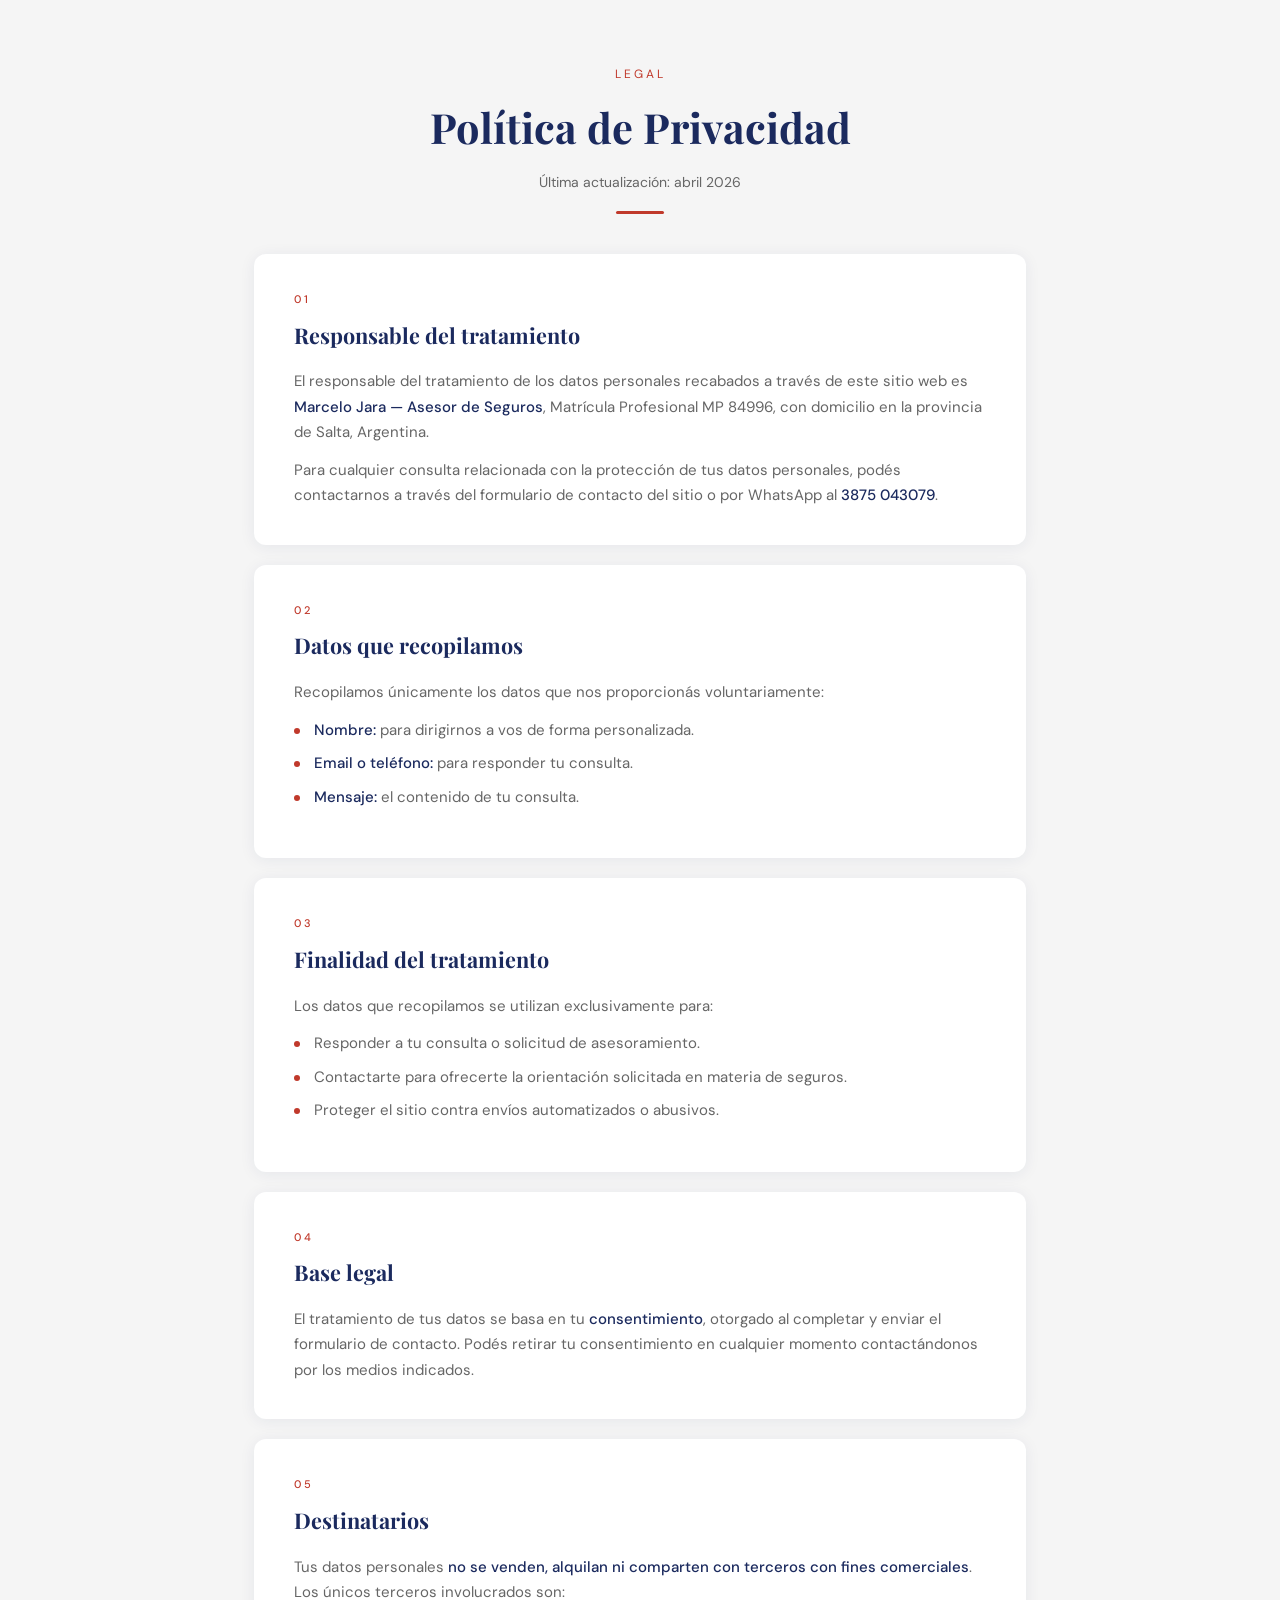
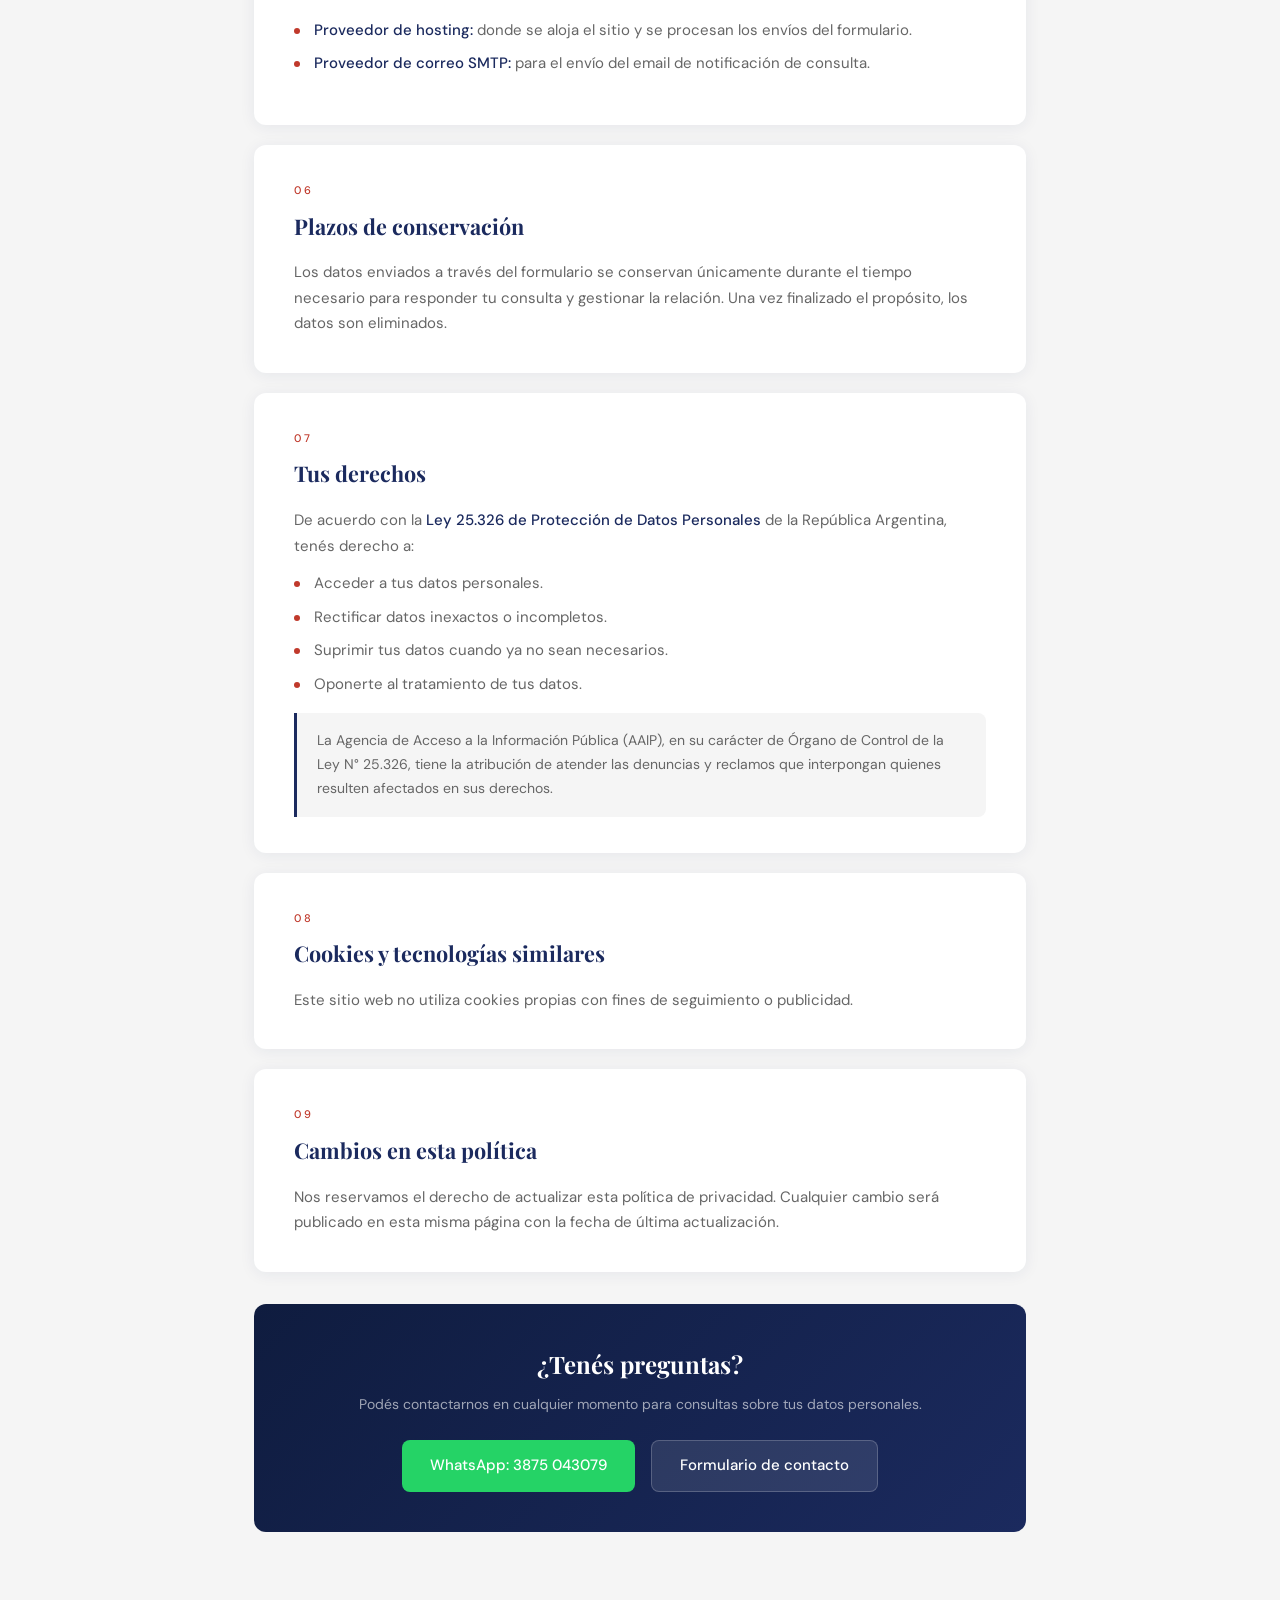
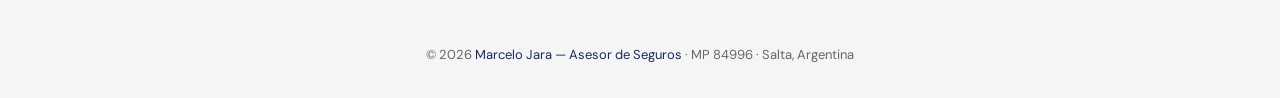
<file: public/politica-privacidad.html>
<!DOCTYPE html>
<html lang="es">
<head>
  <meta charset="UTF-8" />
  <meta name="viewport" content="width=device-width, initial-scale=1.0" />
  <title>Política de Privacidad | Marcelo Jara — Asesor de Seguros</title>
  <link href="https://fonts.googleapis.com/css2?family=Playfair+Display:wght@400;700&family=DM+Sans:wght@300;400;500&display=swap" rel="stylesheet" />
  <style>
    :root {
      --navy: #1B2A5E;
      --navy-dark: #0F1C3F;
      --red: #C0392B;
      --white: #FFFFFF;
      --gray-light: #F5F5F5;
      --gray-mid: #E0E0E0;
      --text: #1a1a1a;
      --text-muted: #666;
    }

    *, *::before, *::after { box-sizing: border-box; margin: 0; padding: 0; }

    body {
      font-family: 'DM Sans', sans-serif;
      background: var(--gray-light);
      color: var(--text);
      line-height: 1.7;
    }

    /* HEADER */
    header {
      background: linear-gradient(135deg, var(--navy-dark) 0%, var(--navy) 100%);
      padding: 60px 24px 50px;
      text-align: center;
      position: relative;
      overflow: hidden;
    }

    header::before {
      content: '';
      position: absolute;
      top: -60px; right: -60px;
      width: 260px; height: 260px;
      border-radius: 50%;
      border: 40px solid rgba(192,57,43,0.12);
    }

    header::after {
      content: '';
      position: absolute;
      bottom: -40px; left: -40px;
      width: 180px; height: 180px;
      border-radius: 50%;
      border: 30px solid rgba(255,255,255,0.05);
    }

    .header-badge {
      display: inline-block;
      background: rgba(192,57,43,0.15);
      border: 1px solid rgba(192,57,43,0.4);
      color: #e88;
      font-size: 12px;
      letter-spacing: 2px;
      text-transform: uppercase;
      padding: 6px 18px;
      border-radius: 20px;
      margin-bottom: 20px;
    }

    header h1 {
      font-family: 'Playfair Display', serif;
      font-size: clamp(2rem, 5vw, 3rem);
      color: var(--white);
      font-weight: 700;
      margin-bottom: 12px;
    }

    header p {
      color: rgba(255,255,255,0.55);
      font-size: 14px;
      font-weight: 300;
    }

    .header-line {
      width: 48px;
      height: 3px;
      background: var(--red);
      margin: 20px auto 0;
      border-radius: 2px;
    }

    /* MAIN */
    main {
      max-width: 820px;
      margin: 0 auto;
      padding: 48px 24px 80px;
    }

    /* SECCIÓN */
    .section {
      background: var(--white);
      border-radius: 12px;
      padding: 36px 40px;
      margin-bottom: 20px;
      box-shadow: 0 2px 16px rgba(27,42,94,0.07);
      transition: box-shadow 0.2s;
    }

    .section:hover {
      box-shadow: 0 4px 24px rgba(27,42,94,0.12);
    }

    .section-number {
      font-size: 11px;
      font-weight: 500;
      letter-spacing: 3px;
      text-transform: uppercase;
      color: var(--red);
      margin-bottom: 8px;
    }

    .section h2 {
      font-family: 'Playfair Display', serif;
      font-size: 1.35rem;
      color: var(--navy);
      margin-bottom: 16px;
      font-weight: 700;
    }

    .section p {
      color: var(--text-muted);
      font-size: 15px;
      margin-bottom: 12px;
    }

    .section p:last-child { margin-bottom: 0; }

    ul {
      list-style: none;
      margin: 12px 0;
    }

    ul li {
      position: relative;
      padding-left: 20px;
      color: var(--text-muted);
      font-size: 15px;
      margin-bottom: 8px;
    }

    ul li::before {
      content: '';
      position: absolute;
      left: 0; top: 10px;
      width: 6px; height: 6px;
      border-radius: 50%;
      background: var(--red);
    }

    strong { color: var(--navy); font-weight: 500; }

    /* DESTACADO */
    .highlight-box {
      background: var(--gray-light);
      border-left: 3px solid var(--navy);
      border-radius: 0 8px 8px 0;
      padding: 16px 20px;
      margin-top: 16px;
      font-size: 14px;
      color: var(--text-muted);
    }

    /* CONTACTO FINAL */
    .contact-section {
      background: linear-gradient(135deg, var(--navy-dark) 0%, var(--navy) 100%);
      border-radius: 12px;
      padding: 40px;
      text-align: center;
      margin-top: 32px;
    }

    .contact-section h2 {
      font-family: 'Playfair Display', serif;
      color: var(--white);
      font-size: 1.5rem;
      margin-bottom: 8px;
    }

    .contact-section p {
      color: rgba(255,255,255,0.6);
      font-size: 14px;
      margin-bottom: 24px;
    }

    .contact-links {
      display: flex;
      gap: 16px;
      justify-content: center;
      flex-wrap: wrap;
    }

    .btn {
      display: inline-flex;
      align-items: center;
      gap: 8px;
      padding: 12px 28px;
      border-radius: 8px;
      font-family: 'DM Sans', sans-serif;
      font-size: 15px;
      font-weight: 500;
      text-decoration: none;
      transition: transform 0.15s, box-shadow 0.15s;
    }

    .btn:hover { transform: translateY(-2px); box-shadow: 0 6px 20px rgba(0,0,0,0.2); }

    .btn-whatsapp {
      background: #25D366;
      color: white;
    }

    .btn-form {
      background: rgba(255,255,255,0.1);
      color: white;
      border: 1px solid rgba(255,255,255,0.2);
    }

    /* FOOTER */
    footer {
      text-align: center;
      padding: 32px 24px;
      font-size: 13px;
      color: var(--text-muted);
    }

    footer a { color: var(--navy); text-decoration: none; }
    footer a:hover { text-decoration: underline; }

    @media (max-width: 600px) {
      .section { padding: 28px 20px; }
      header { padding: 48px 20px 40px; }
    }
  </style>
</head>
<body>

  <main style="padding-top: 64px;">
    <div style="text-align:center; margin-bottom: 40px;">
      <p style="font-size:12px; letter-spacing:3px; text-transform:uppercase; color: var(--red); margin-bottom:8px;">Legal</p>
      <h1 style="font-family:'Playfair Display',serif; font-size:clamp(1.8rem,4vw,2.6rem); color:var(--navy); font-weight:700; margin-bottom:8px;">Política de Privacidad</h1>
      <p style="font-size:14px; color:var(--text-muted);">Última actualización: abril 2026</p>
      <div style="width:48px;height:3px;background:var(--red);margin:16px auto 0;border-radius:2px;"></div>
    </div>

    <div class="section">
      <div class="section-number">01</div>
      <h2>Responsable del tratamiento</h2>
      <p>El responsable del tratamiento de los datos personales recabados a través de este sitio web es <strong>Marcelo Jara — Asesor de Seguros</strong>, Matrícula Profesional MP 84996, con domicilio en la provincia de Salta, Argentina.</p>
      <p>Para cualquier consulta relacionada con la protección de tus datos personales, podés contactarnos a través del formulario de contacto del sitio o por WhatsApp al <strong>3875 043079</strong>.</p>
    </div>

    <div class="section">
      <div class="section-number">02</div>
      <h2>Datos que recopilamos</h2>
      <p>Recopilamos únicamente los datos que nos proporcionás voluntariamente:</p>
      <ul>
        <li><strong>Nombre:</strong> para dirigirnos a vos de forma personalizada.</li>
        <li><strong>Email o teléfono:</strong> para responder tu consulta.</li>
        <li><strong>Mensaje:</strong> el contenido de tu consulta.</li>
      </ul>
    </div>

    <div class="section">
      <div class="section-number">03</div>
      <h2>Finalidad del tratamiento</h2>
      <p>Los datos que recopilamos se utilizan exclusivamente para:</p>
      <ul>
        <li>Responder a tu consulta o solicitud de asesoramiento.</li>
        <li>Contactarte para ofrecerte la orientación solicitada en materia de seguros.</li>
        <li>Proteger el sitio contra envíos automatizados o abusivos.</li>
      </ul>
    </div>

    <div class="section">
      <div class="section-number">04</div>
      <h2>Base legal</h2>
      <p>El tratamiento de tus datos se basa en tu <strong>consentimiento</strong>, otorgado al completar y enviar el formulario de contacto. Podés retirar tu consentimiento en cualquier momento contactándonos por los medios indicados.</p>
    </div>

    <div class="section">
      <div class="section-number">05</div>
      <h2>Destinatarios</h2>
      <p>Tus datos personales <strong>no se venden, alquilan ni comparten con terceros con fines comerciales</strong>. Los únicos terceros involucrados son:</p>
      <ul>
        <li><strong>Proveedor de hosting:</strong> donde se aloja el sitio y se procesan los envíos del formulario.</li>
        <li><strong>Proveedor de correo SMTP:</strong> para el envío del email de notificación de consulta.</li>
      </ul>
    </div>

    <div class="section">
      <div class="section-number">06</div>
      <h2>Plazos de conservación</h2>
      <p>Los datos enviados a través del formulario se conservan únicamente durante el tiempo necesario para responder tu consulta y gestionar la relación. Una vez finalizado el propósito, los datos son eliminados.</p>
    </div>

    <div class="section">
      <div class="section-number">07</div>
      <h2>Tus derechos</h2>
      <p>De acuerdo con la <strong>Ley 25.326 de Protección de Datos Personales</strong> de la República Argentina, tenés derecho a:</p>
      <ul>
        <li>Acceder a tus datos personales.</li>
        <li>Rectificar datos inexactos o incompletos.</li>
        <li>Suprimir tus datos cuando ya no sean necesarios.</li>
        <li>Oponerte al tratamiento de tus datos.</li>
      </ul>
      <div class="highlight-box">
        La Agencia de Acceso a la Información Pública (AAIP), en su carácter de Órgano de Control de la Ley N° 25.326, tiene la atribución de atender las denuncias y reclamos que interpongan quienes resulten afectados en sus derechos.
      </div>
    </div>

    <div class="section">
      <div class="section-number">08</div>
      <h2>Cookies y tecnologías similares</h2>
      <p>Este sitio web no utiliza cookies propias con fines de seguimiento o publicidad.</p>
    </div>

    <div class="section">
      <div class="section-number">09</div>
      <h2>Cambios en esta política</h2>
      <p>Nos reservamos el derecho de actualizar esta política de privacidad. Cualquier cambio será publicado en esta misma página con la fecha de última actualización.</p>
    </div>

    <div class="contact-section">
      <h2>¿Tenés preguntas?</h2>
      <p>Podés contactarnos en cualquier momento para consultas sobre tus datos personales.</p>
      <div class="contact-links">
        <a href="https://wa.me/543875043079" class="btn btn-whatsapp" target="_blank">
          WhatsApp: 3875 043079
        </a>
        <a href="/#contacto" class="btn btn-form">
          Formulario de contacto
        </a>
      </div>
    </div>

  </main>

  <footer>
    <p>© 2026 <a href="/">Marcelo Jara — Asesor de Seguros</a> · MP 84996 · Salta, Argentina</p>
  </footer>

</body>
</html>
</file>
